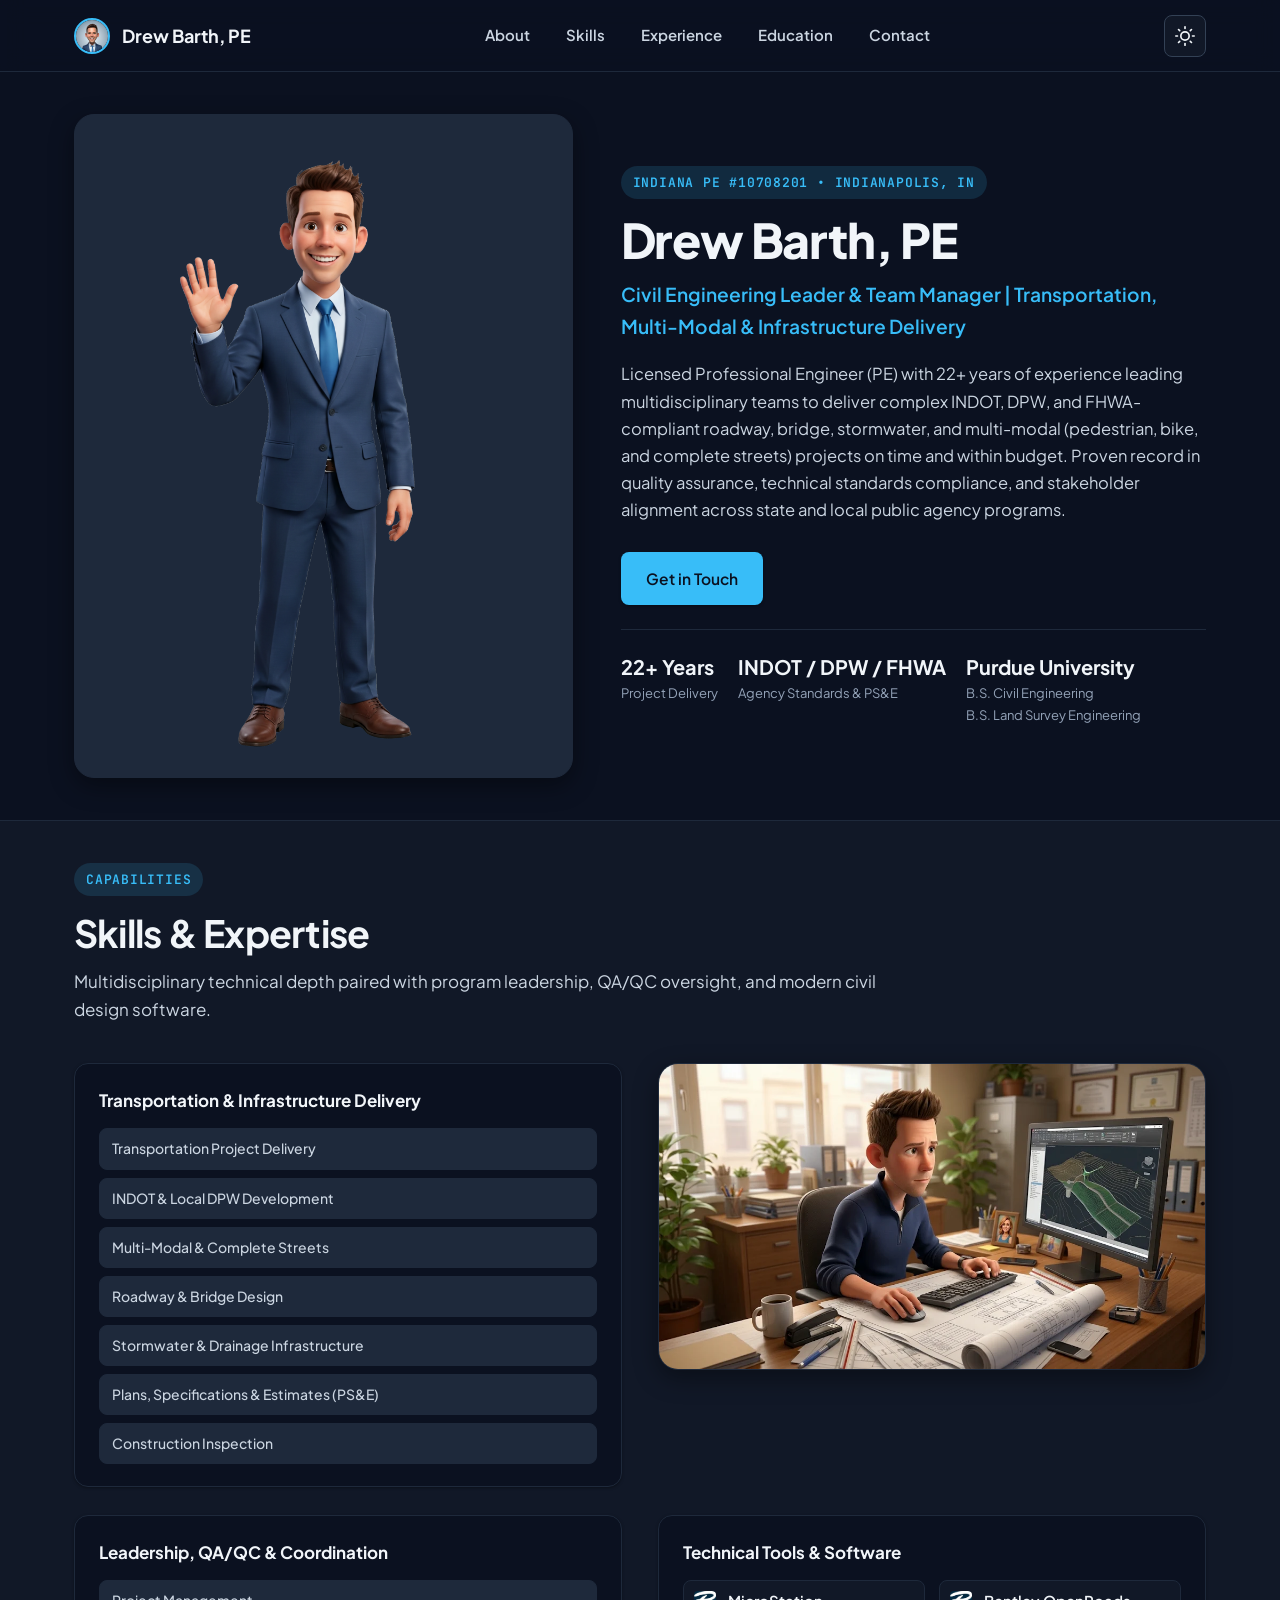
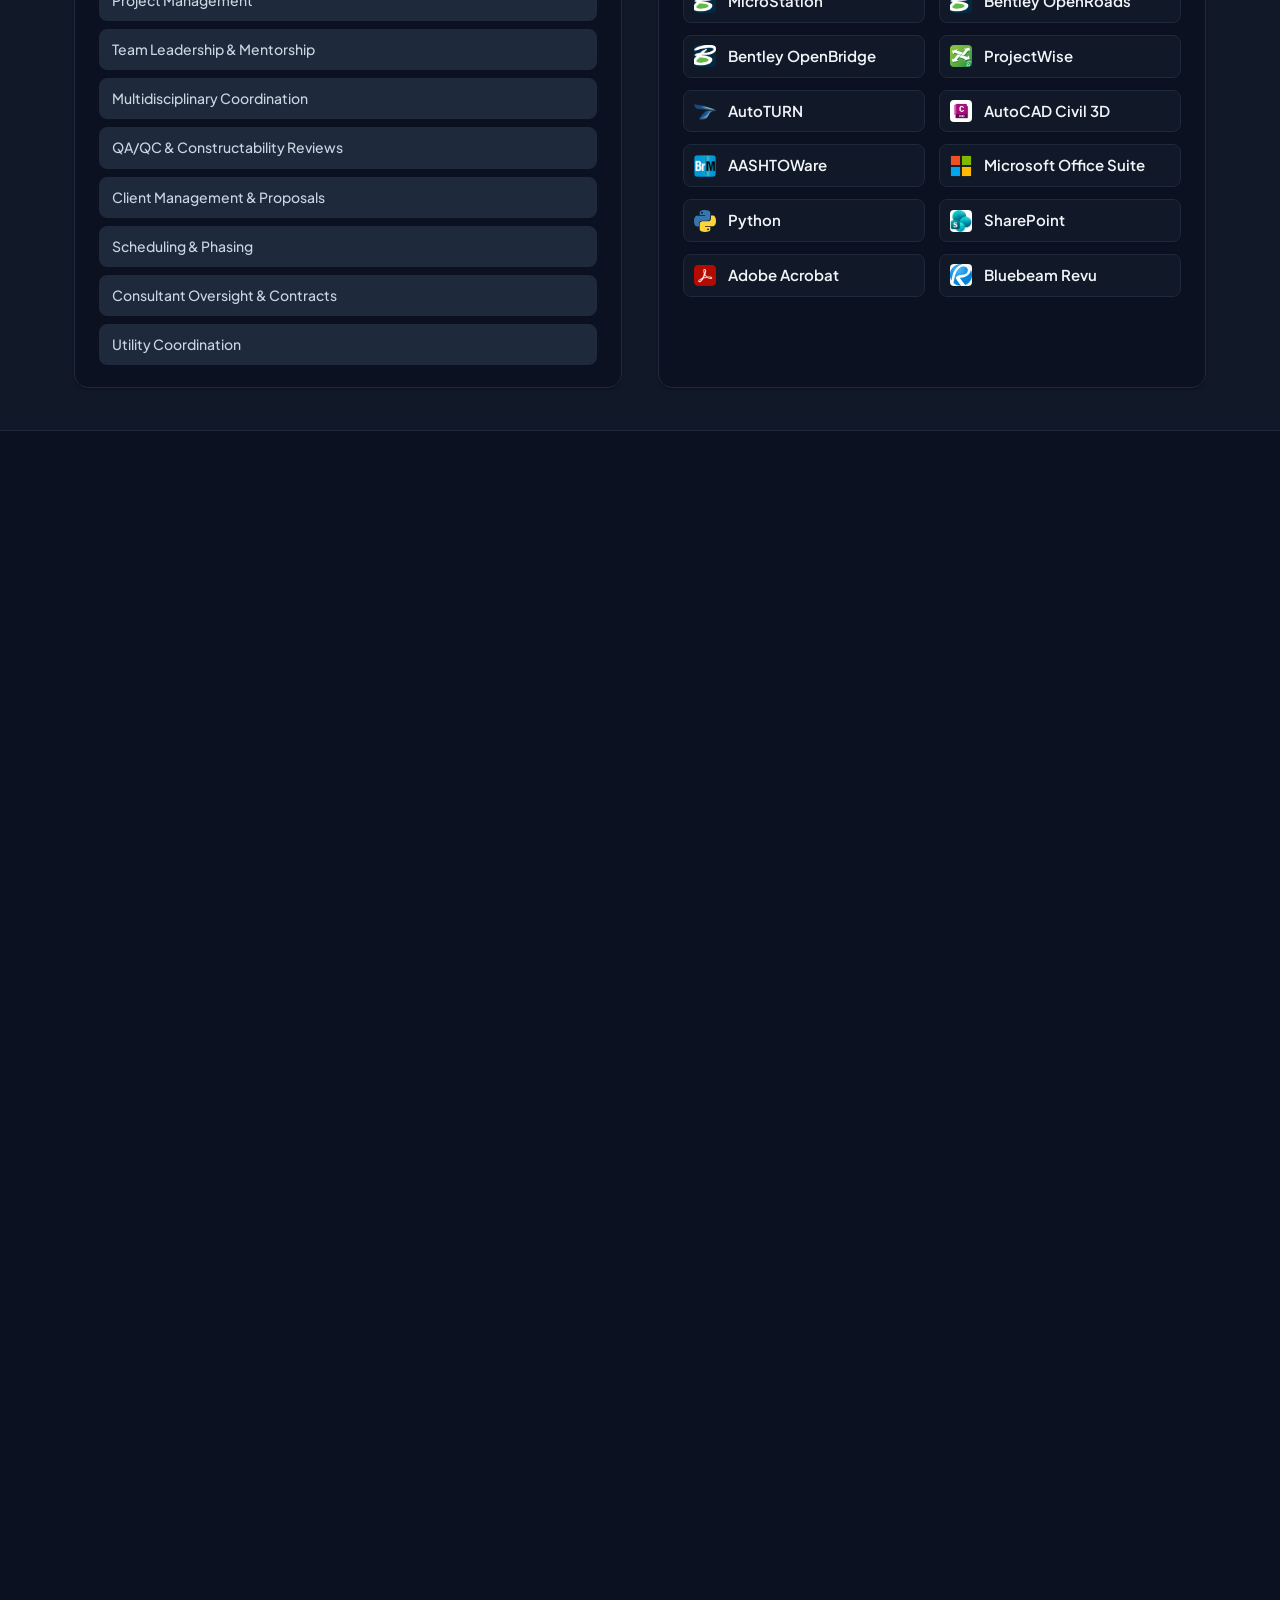
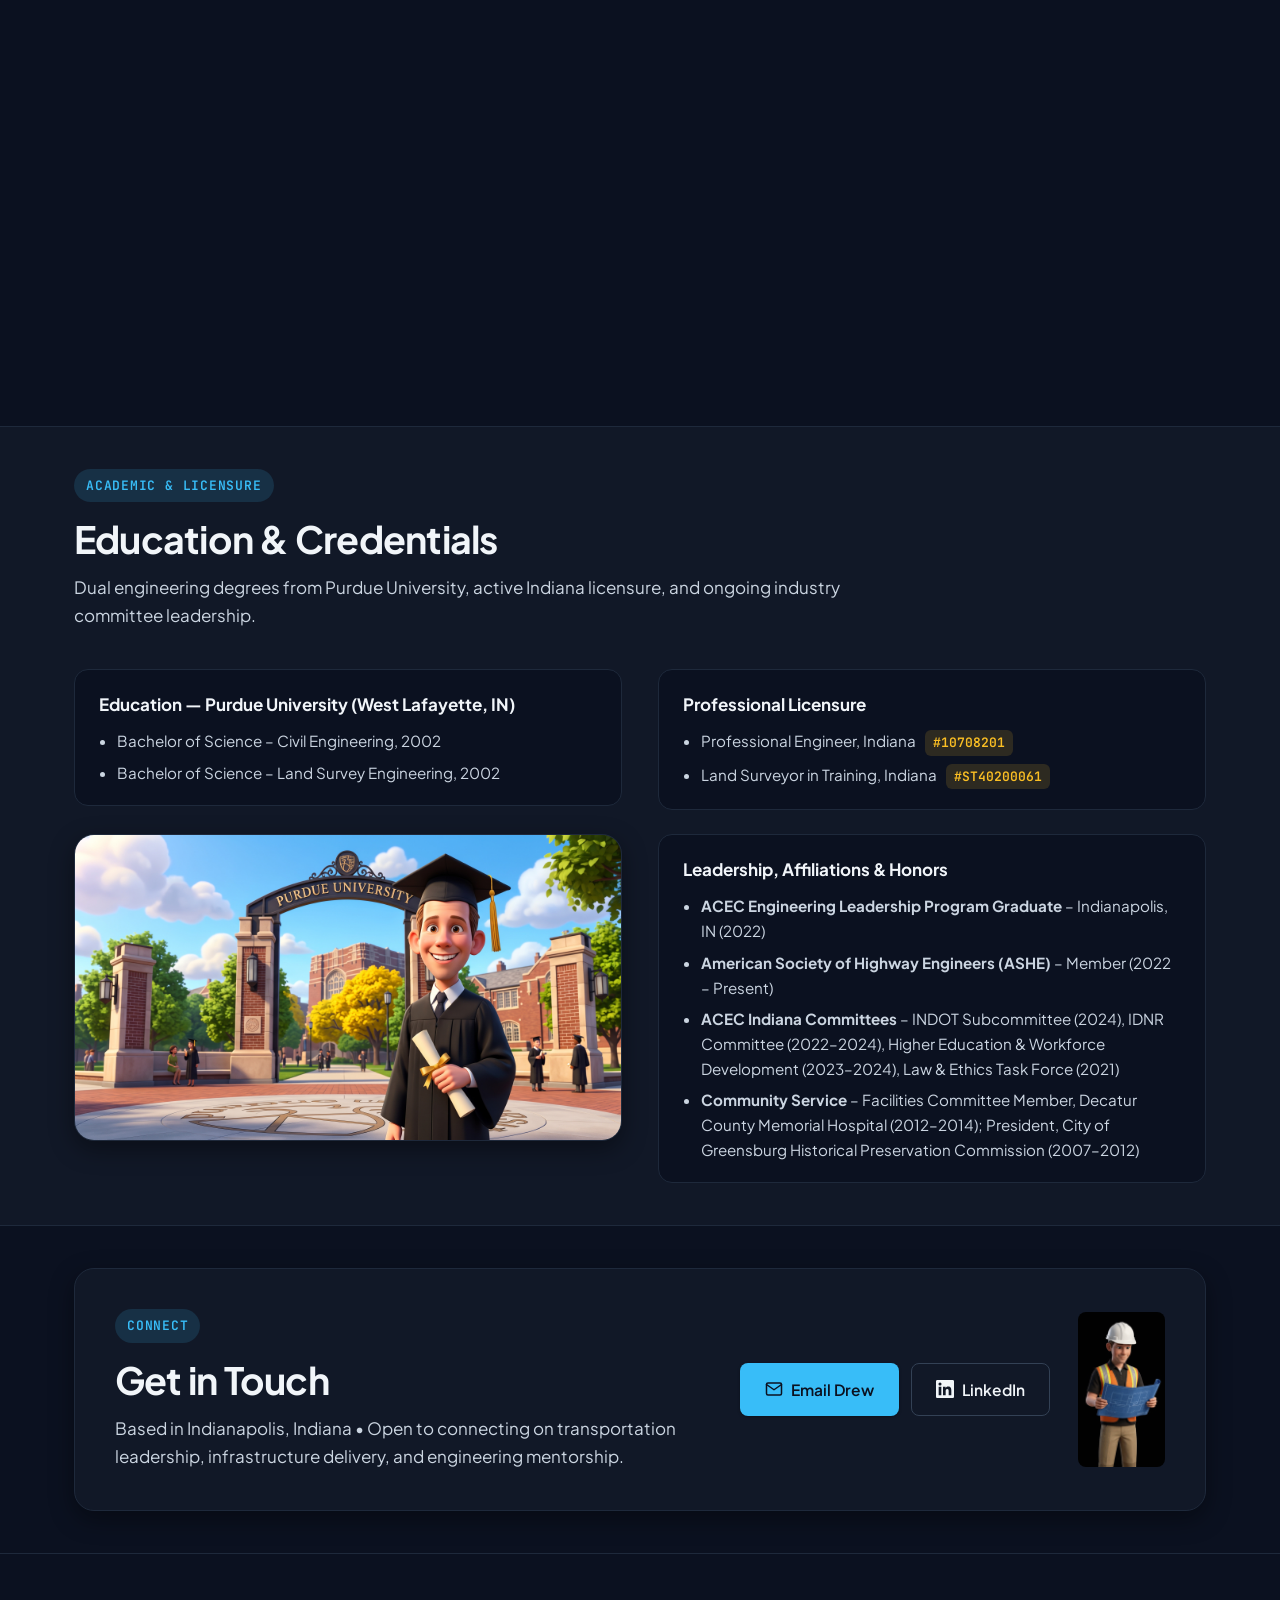
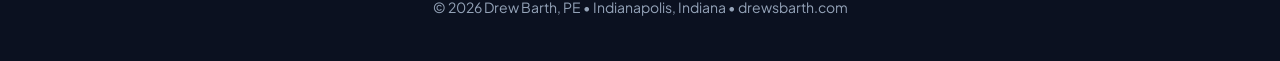
<file: index.html>
<!DOCTYPE html>
<html lang="en" data-theme="dark">

<head>
  <meta charset="UTF-8">
  <meta name="viewport" content="width=device-width, initial-scale=1.0">
  <meta name="description" content="Drew Barth, PE — Civil Engineering Leader & Team Manager with 22+ years of experience delivering INDOT, DPW, and FHWA-compliant transportation, bridge, stormwater, and multi-modal infrastructure projects.">
  <title>Drew Barth, PE | Civil Engineering Leader &amp; Team Manager</title>
  <link rel="icon" type="image/png" href="./assets/images/favicon.png">
  <link rel="preconnect" href="https://fonts.googleapis.com">
  <link rel="preconnect" href="https://fonts.gstatic.com" crossorigin>
  <link href="https://fonts.googleapis.com/css2?family=Inter:wght@400;500;600;700&family=JetBrains+Mono:wght@500;600&family=Plus+Jakarta+Sans:wght@600;700;800&display=swap" rel="stylesheet">
  <script>
    (function () {
      var saved = localStorage.getItem('drew-barth-theme');
      var theme = (saved === 'light') ? 'light' : 'dark';
      document.documentElement.setAttribute('data-theme', theme);
    })();
  </script>
  <link rel="stylesheet" href="./css/styles.css">
  <script src="./js/main.js" defer></script>
</head>

<body>
  <a class="skip-link" href="#main-content">Skip to main content</a>

  <!-- Sticky Navigation Bar -->
  <header class="site-header">
    <div class="container nav-inner">
      <a class="brand" href="#about">
        <img class="brand-avatar" src="./assets/images/Drew_Avatar.png" alt="Drew Barth avatar" width="36" height="36">
        <span>Drew Barth, PE</span>
      </a>

      <nav aria-label="Primary navigation">
        <ul class="nav-links">
          <li><a href="#about">About</a></li>
          <li><a href="#skills">Skills</a></li>
          <li><a href="#experience">Experience</a></li>
          <li><a href="#education">Education</a></li>
          <li><a href="#contact">Contact</a></li>
        </ul>
      </nav>

      <div class="nav-actions">
        <button id="theme-toggle" class="icon-btn" type="button" aria-label="Toggle color theme" aria-pressed="false">
          <svg id="icon-sun" width="20" height="20" viewBox="0 0 24 24" fill="none" stroke="currentColor" stroke-width="2" stroke-linecap="round" stroke-linejoin="round" aria-hidden="true">
            <circle cx="12" cy="12" r="5"></circle>
            <line x1="12" y1="1" x2="12" y2="3"></line>
            <line x1="12" y1="21" x2="12" y2="23"></line>
            <line x1="4.22" y1="4.22" x2="5.64" y2="5.64"></line>
            <line x1="18.36" y1="18.36" x2="19.78" y2="19.78"></line>
            <line x1="1" y1="12" x2="3" y2="12"></line>
            <line x1="21" y1="12" x2="23" y2="12"></line>
            <line x1="4.22" y1="19.78" x2="5.64" y2="18.36"></line>
            <line x1="18.36" y1="5.64" x2="19.78" y2="4.22"></line>
          </svg>
          <svg id="icon-moon" width="20" height="20" viewBox="0 0 24 24" fill="none" stroke="currentColor" stroke-width="2" stroke-linecap="round" stroke-linejoin="round" aria-hidden="true">
            <path d="M21 12.79A9 9 0 1 1 11.21 3 7 7 0 0 0 21 12.79z"></path>
          </svg>
        </button>

        <button id="menu-toggle" class="icon-btn menu-toggle" type="button" aria-label="Open navigation menu" aria-expanded="false" aria-controls="mobile-drawer">
          <svg width="22" height="22" viewBox="0 0 24 24" fill="none" stroke="currentColor" stroke-width="2" stroke-linecap="round" aria-hidden="true">
            <line x1="3" y1="6" x2="21" y2="6"></line>
            <line x1="3" y1="12" x2="21" y2="12"></line>
            <line x1="3" y1="18" x2="21" y2="18"></line>
          </svg>
        </button>
      </div>
    </div>

    <div id="mobile-drawer" class="mobile-drawer" aria-hidden="true">
      <ul>
        <li><a href="#about">About</a></li>
        <li><a href="#skills">Skills</a></li>
        <li><a href="#experience">Experience</a></li>
        <li><a href="#education">Education</a></li>
        <li><a href="#contact">Contact</a></li>
      </ul>
    </div>
  </header>

  <main id="main-content">
    <!-- Hero / About Section -->
    <section id="about" class="section">
      <div class="container two-col two-col--hero">
        <div class="media-frame reveal">
          <img src="./assets/images/Drew_Suit.png" alt="Portrait of Drew Barth, PE in a suit" width="800" height="1000">
        </div>

        <div class="reveal">
          <span class="eyebrow">Indiana PE #10708201 &bull; Indianapolis, IN</span>
          <h1 class="hero-title">Drew Barth, PE</h1>
          <p class="hero-subtitle">Civil Engineering Leader &amp; Team Manager | Transportation, Multi-Modal &amp; Infrastructure Delivery</p>
          <p class="hero-summary">
            Licensed Professional Engineer (PE) with 22+ years of experience leading multidisciplinary teams to deliver complex INDOT, DPW, and FHWA-compliant roadway, bridge, stormwater, and multi-modal (pedestrian, bike, and complete streets) projects on time and within budget. Proven record in quality assurance, technical standards compliance, and stakeholder alignment across state and local public agency programs.
          </p>

          <div class="btn-group">
            <a class="btn btn-primary" href="#contact">Get in Touch</a>
          </div>

          <div class="hero-stats">
            <div class="stat-item">
              <span class="stat-value">22+ Years</span>
              <span class="stat-label">Project Delivery</span>
            </div>
            <div class="stat-item">
              <span class="stat-value">INDOT / DPW / FHWA</span>
              <span class="stat-label">Agency Standards &amp; PS&amp;E</span>
            </div>
            <div class="stat-item">
              <span class="stat-value">Purdue University</span>
              <span class="stat-label">B.S. Civil Engineering<br>B.S. Land Survey Engineering</span>
            </div>
          </div>
        </div>
      </div>
    </section>

    <!-- Skills & Expertise Section -->
    <section id="skills" class="section section--alt">
      <div class="container">
        <div class="section-header reveal">
          <span class="eyebrow">Capabilities</span>
          <h2 class="section-title">Skills &amp; Expertise</h2>
          <p class="section-lead">Multidisciplinary technical depth paired with program leadership, QA/QC oversight, and modern civil design software.</p>
        </div>

        <div class="skills-grid">
          <div class="skill-group skills-cell--trans reveal">
            <h3>Transportation &amp; Infrastructure Delivery</h3>
            <ul class="tag-list tag-list--single">
              <li>Transportation Project Delivery</li>
              <li>INDOT &amp; Local DPW Development</li>
              <li>Multi-Modal &amp; Complete Streets</li>
              <li>Roadway &amp; Bridge Design</li>
              <li>Stormwater &amp; Drainage Infrastructure</li>
              <li>Plans, Specifications &amp; Estimates (PS&amp;E)</li>
              <li>Construction Inspection</li>
            </ul>
          </div>

          <div class="media-frame skills-cell--photo reveal">
            <img src="./assets/images/Drew_Skills.webp" alt="Drew Barth engineering design and technical skills showcase" width="900" height="750">
          </div>

          <div class="skill-group skills-cell--lead reveal">
            <h3>Leadership, QA/QC &amp; Coordination</h3>
            <ul class="tag-list tag-list--single">
              <li>Project Management</li>
              <li>Team Leadership &amp; Mentorship</li>
              <li>Multidisciplinary Coordination</li>
              <li>QA/QC &amp; Constructability Reviews</li>
              <li>Client Management &amp; Proposals</li>
              <li>Scheduling &amp; Phasing</li>
              <li>Consultant Oversight &amp; Contracts</li>
              <li>Utility Coordination</li>
            </ul>
          </div>

          <div class="skill-group skills-cell--tools reveal">
            <h3>Technical Tools &amp; Software</h3>
            <ul class="tools-list">
              <li>
                <img class="tool-icon" src="./assets/icons/Bentley.jpg" alt="Bentley MicroStation logo" width="22" height="22">
                <span>MicroStation</span>
              </li>
              <li>
                <img class="tool-icon" src="./assets/icons/Bentley.jpg" alt="Bentley OpenRoads logo" width="22" height="22">
                <span>Bentley OpenRoads</span>
              </li>
              <li>
                <img class="tool-icon" src="./assets/icons/Bentley.jpg" alt="Bentley OpenBridge logo" width="22" height="22">
                <span>Bentley OpenBridge</span>
              </li>
              <li>
                <img class="tool-icon" src="./assets/icons/ProjectWise.jpg?v=2" alt="Bentley ProjectWise logo" width="22" height="22">
                <span>ProjectWise</span>
              </li>
              <li>
                <img class="tool-icon" src="./assets/icons/AutoTurn.png" alt="AutoTURN logo" width="22" height="22">
                <span>AutoTURN</span>
              </li>
              <li>
                <img class="tool-icon" src="./assets/icons/Civil_3D.png" alt="AutoCAD Civil 3D logo" width="22" height="22">
                <span>AutoCAD Civil 3D</span>
              </li>
              <li>
                <img class="tool-icon" src="./assets/icons/ASHTO.png" alt="AASHTOWare logo" width="22" height="22">
                <span>AASHTOWare</span>
              </li>
              <li>
                <img class="tool-icon" src="./assets/icons/microsoft.svg" alt="Microsoft Office Suite logo" width="22" height="22">
                <span>Microsoft Office Suite</span>
              </li>
              <li>
                <img class="tool-icon" src="./assets/icons/python.svg" alt="Python logo" width="22" height="22">
                <span>Python</span>
              </li>
              <li>
                <img class="tool-icon" src="./assets/icons/SharePoint.png" alt="Microsoft SharePoint logo" width="22" height="22">
                <span>SharePoint</span>
              </li>
              <li>
                <img class="tool-icon" src="./assets/icons/Adobe.jpg" alt="Adobe Acrobat logo" width="22" height="22">
                <span>Adobe Acrobat</span>
              </li>
              <li>
                <img class="tool-icon" src="./assets/icons/Bluebeam.png" alt="Bluebeam Revu logo" width="22" height="22">
                <span>Bluebeam Revu</span>
              </li>
            </ul>
          </div>
        </div>
      </div>
    </section>

    <!-- Career & Experience Section -->
    <section id="experience" class="section">
      <div class="container">
        <div class="section-header reveal">
          <span class="eyebrow">Career Track</span>
          <h2 class="section-title">Career &amp; Experience</h2>
          <p class="section-lead">Over two decades of progressive leadership across firm operations, design group management, and public-agency transportation delivery.</p>
        </div>

        <div class="experience-columns">
          <div class="experience-col">
            <article class="exp-card reveal">
              <div class="exp-meta">
                <h3 class="exp-company">RS&amp;H, Inc.</h3>
                <span class="exp-dates">Sep 2026 &ndash; Nov 2026</span>
              </div>
              <p class="exp-role">Indianapolis Highway Project Manager &bull; Indianapolis, IN</p>
              <ul class="exp-bullets">
                <li>Partnered with senior leadership to identify opportunities in the Indiana market and formulated standardized QA/QC frameworks for complex facility access and parking infrastructure.</li>
                <li>Collaborated with the RS&amp;H Illinois structural team on QA/QC reviews and supported accelerated delivery (DB, PDB, CMGC), junior staff mentorship, and proposals.</li>
              </ul>
            </article>

            <div class="slider-card reveal">
              <h4 class="slider-card-title">Franklin County Bridges 110 &amp; 111</h4>
              <p class="slider-card-caption">3D Bridge Visualization &rarr; Completed Construction</p>
              <div class="compare-slider" role="slider" tabindex="0" aria-label="Franklin County Bridges 110 and 111 before and after comparison" aria-valuemin="0" aria-valuemax="100" aria-valuenow="50">
                <img class="compare-img compare-img--after" src="./assets/images/Final%20110%20%26%20111.jpg" alt="Completed Franklin County Bridges 110 and 111 construction photo">
                <img class="compare-img compare-img--before" src="./assets/images/3D_Bridge%20110%20%26%20111.jpg" alt="3D concept model of Franklin County Bridges 110 and 111">
                <span class="compare-label compare-label--before">3D Concept</span>
                <span class="compare-label compare-label--after">Completed Project</span>
                <div class="compare-divider" aria-hidden="true"></div>
                <div class="compare-handle" aria-hidden="true">
                  <svg width="20" height="20" viewBox="0 0 24 24" fill="none" stroke="currentColor" stroke-width="2.5" stroke-linecap="round" stroke-linejoin="round">
                    <polyline points="15 18 9 12 15 6"></polyline>
                  </svg>
                  <svg width="20" height="20" viewBox="0 0 24 24" fill="none" stroke="currentColor" stroke-width="2.5" stroke-linecap="round" stroke-linejoin="round" style="margin-left:-8px">
                    <polyline points="9 18 15 12 9 6"></polyline>
                  </svg>
                </div>
              </div>
            </div>

            <article class="exp-card reveal">
              <div class="exp-meta">
                <h3 class="exp-company">Landwater Group, Inc.</h3>
                <span class="exp-dates">Jan 2014 &ndash; Sep 2018</span>
              </div>
              <p class="exp-role">Vice President &bull; Columbus, IN</p>
              <ul class="exp-bullets">
                <li>Directed operational, financial, and project delivery activities for roadway, bridge, and site development civil engineering projects.</li>
                <li>Developed project budgets, cost estimates, and proposals to drive firm growth and represented the firm in pre-construction and progress meetings.</li>
              </ul>
            </article>

            <article class="exp-card reveal">
              <div class="exp-meta">
                <h3 class="exp-company">Howard J. Barth &amp; Associates, Inc.</h3>
                <span class="exp-dates">Sep 2003 &ndash; Dec 2013</span>
              </div>
              <p class="exp-role">President / Project Engineer &bull; Greensburg, IN</p>
              <ul class="exp-bullets">
                <li>Managed firm operations, project execution, and financial performance, leading to a successful merger in 2014.</li>
                <li>Directed roadway, bridge, and commercial development design, cost estimating, construction inspection, and staff mentorship.</li>
              </ul>
            </article>
          </div>

          <div class="experience-col">
            <article class="exp-card reveal">
              <div class="exp-meta">
                <h3 class="exp-company">Infrastructure Engineering, Inc.</h3>
                <span class="exp-dates">May 2020 &ndash; Jan 2025</span>
              </div>
              <p class="exp-role">Senior Project Engineer / Design Group Manager / Project Manager &bull; Indianapolis, IN</p>
              <ul class="exp-bullets">
                <li>Managed multidisciplinary teams delivering INDOT and local agency transportation, bridge, and stormwater projects from preliminary engineering through final PS&amp;E approval.</li>
                <li>Conducted thorough QA/QC and constructability reviews on plans, specifications, and engineers' estimates to prevent costly change orders while serving as primary client liaison.</li>
              </ul>
            </article>

            <article class="exp-card reveal">
              <div class="exp-meta">
                <h3 class="exp-company">DLZ Corporation</h3>
                <span class="exp-dates">Sep 2018 &ndash; May 2020</span>
              </div>
              <p class="exp-role">Project Manager &bull; Indianapolis, IN</p>
              <ul class="exp-bullets">
                <li>Led transportation design projects through INDOT/LPA/MPO project development processes to advance federally funded improvements through construction authorization.</li>
                <li>Managed scope, schedule, budget, constructability input, and QA/QC oversight while maintaining high client satisfaction.</li>
              </ul>
            </article>

            <div class="slider-card reveal">
              <h4 class="slider-card-title">Collier Ridge Road Slide Correction &amp; Roadway Improvements</h4>
              <p class="slider-card-caption">3D Corridor Concept &rarr; Completed Construction</p>
              <div class="compare-slider" role="slider" tabindex="0" aria-label="Collier Ridge Road Slide Correction and Roadway Improvements before and after comparison" aria-valuemin="0" aria-valuemax="100" aria-valuenow="50">
                <img class="compare-img compare-img--after" src="./assets/images/Final%20Collier%20Ridge.JPG" alt="Completed Collier Ridge Road Slide Correction and Roadway Improvements construction photo">
                <img class="compare-img compare-img--before" src="./assets/images/3D_Collier%20Ridge.jpg" alt="3D concept model of Collier Ridge Road Slide Correction and Roadway Improvements">
                <span class="compare-label compare-label--before">3D Concept</span>
                <span class="compare-label compare-label--after">Completed Project</span>
                <div class="compare-divider" aria-hidden="true"></div>
                <div class="compare-handle" aria-hidden="true">
                  <svg width="20" height="20" viewBox="0 0 24 24" fill="none" stroke="currentColor" stroke-width="2.5" stroke-linecap="round" stroke-linejoin="round">
                    <polyline points="15 18 9 12 15 6"></polyline>
                  </svg>
                  <svg width="20" height="20" viewBox="0 0 24 24" fill="none" stroke="currentColor" stroke-width="2.5" stroke-linecap="round" stroke-linejoin="round" style="margin-left:-8px">
                    <polyline points="9 18 15 12 9 6"></polyline>
                  </svg>
                </div>
              </div>
            </div>

            <article class="exp-card reveal">
              <div class="exp-meta">
                <h3 class="exp-company">Dynasty Group, Inc.</h3>
                <span class="exp-dates">Sep 2002 &ndash; Aug 2003</span>
              </div>
              <p class="exp-role">Intern Engineer &bull; Chicago, IL</p>
              <ul class="exp-bullets">
                <li>Conducted field data collection and survey layout using Total Station, GPS, and 3D scanning.</li>
                <li>Processed survey data and prepared construction staking documentation.</li>
              </ul>
            </article>
          </div>
        </div>
      </div>
    </section>

    <!-- Education & Credentials Section -->
    <section id="education" class="section section--alt">
      <div class="container">
        <div class="section-header reveal">
          <span class="eyebrow">Academic &amp; Licensure</span>
          <h2 class="section-title">Education &amp; Credentials</h2>
          <p class="section-lead">Dual engineering degrees from Purdue University, active Indiana licensure, and ongoing industry committee leadership.</p>
        </div>

        <div class="education-columns">
          <div class="cred-card edu-cell--purdue reveal">
            <h3>Education &mdash; Purdue University (West Lafayette, IN)</h3>
            <ul>
              <li>Bachelor of Science &ndash; Civil Engineering, 2002</li>
              <li>Bachelor of Science &ndash; Land Survey Engineering, 2002</li>
            </ul>
          </div>

          <div class="cred-card edu-cell--licensure reveal">
            <h3>Professional Licensure</h3>
            <ul>
              <li>Professional Engineer, Indiana <span class="license-badge">#10708201</span></li>
              <li>Land Surveyor in Training, Indiana <span class="license-badge">#ST40200061</span></li>
            </ul>
          </div>

          <div class="media-frame edu-cell--photo reveal">
            <img src="./assets/images/Drew_Graduation.jpg" alt="Drew Barth Purdue University graduation" width="800" height="900">
          </div>

          <div class="cred-card edu-cell--honors reveal">
            <h3>Leadership, Affiliations &amp; Honors</h3>
            <ul>
              <li><strong>ACEC Engineering Leadership Program Graduate</strong> &ndash; Indianapolis, IN (2022)</li>
              <li><strong>American Society of Highway Engineers (ASHE)</strong> &ndash; Member (2022 &ndash; Present)</li>
              <li><strong>ACEC Indiana Committees</strong> &ndash; INDOT Subcommittee (2024), IDNR Committee (2022&ndash;2024), Higher Education &amp; Workforce Development (2023&ndash;2024), Law &amp; Ethics Task Force (2021)</li>
              <li><strong>Community Service</strong> &ndash; Facilities Committee Member, Decatur County Memorial Hospital (2012&ndash;2014); President, City of Greensburg Historical Preservation Commission (2007&ndash;2012)</li>
            </ul>
          </div>
        </div>
      </div>
    </section>

    <!-- Contact Section -->
    <section id="contact" class="section">
      <div class="container">
        <div class="contact-box reveal">
          <div class="contact-left">
            <div class="contact-copy">
              <span class="eyebrow">Connect</span>
              <h2 class="section-title">Get in Touch</h2>
              <p class="section-lead">Based in Indianapolis, Indiana &bull; Open to connecting on transportation leadership, infrastructure delivery, and engineering mentorship.</p>
            </div>

            <div class="contact-links">
              <a class="btn btn-primary" href="mailto:dbarth817@gmail.com?subject=Portfolio%20Inquiry">
                <svg width="18" height="18" viewBox="0 0 24 24" fill="none" stroke="currentColor" stroke-width="2" stroke-linecap="round" stroke-linejoin="round" aria-hidden="true">
                  <path d="M4 4h16c1.1 0 2 .9 2 2v12c0 1.1-.9 2-2 2H4c-1.1 0-2-.9-2-2V6c0-1.1.9-2 2-2z"></path>
                  <polyline points="22,6 12,13 2,6"></polyline>
                </svg>
                Email Drew
              </a>

              <a class="btn btn-secondary" href="https://www.linkedin.com/in/drew-barth-pe/" target="_blank" rel="noopener noreferrer">
                <svg width="18" height="18" viewBox="0 0 24 24" fill="currentColor" aria-hidden="true">
                  <path d="M20.447 20.452h-3.554v-5.569c0-1.328-.027-3.037-1.852-3.037-1.853 0-2.136 1.445-2.136 2.939v5.667H9.351V9h3.414v1.561h.046c.477-.9 1.637-1.85 3.37-1.85 3.601 0 4.267 2.37 4.267 5.455v6.286zM5.337 7.433a2.062 2.062 0 0 1-2.063-2.065 2.064 2.064 0 1 1 2.063 2.065zm1.782 13.019H3.555V9h3.564v11.452zM22.225 0H1.771C.792 0 0 .774 0 1.729v20.542C0 23.227.792 24 1.771 24h20.451C23.2 24 24 23.227 24 22.271V1.729C24 .774 23.2 0 22.222 0h.003z"/>
                </svg>
                LinkedIn
              </a>
            </div>
          </div>

          <img class="contact-gif" src="./assets/images/Drew_Construction.gif" alt="Drew Barth construction animation" width="155" height="155">
        </div>
      </div>
    </section>
  </main>

  <footer class="site-footer">
    <div class="container">
      <p>&copy; 2026 Drew Barth, PE &bull; Indianapolis, Indiana &bull; drewsbarth.com</p>
    </div>
  </footer>
</body>

</html>
</file>
<file: css/styles.css>
/* ==========================================================================
   Drew Barth, PE — Portfolio Stylesheet
   Zero-build modular CSS3 with Light/Dark themes & WCAG AA contrast
   ========================================================================== */

:root {
  /* Light Theme Tokens */
  --bg-primary: #f8fafc;
  --bg-secondary: #ffffff;
  --bg-elevated: #f1f5f9;
  --bg-header: rgba(248, 250, 252, 0.88);
  --text-primary: #0f172a;
  --text-secondary: #334155;
  --text-muted: #475569;
  --accent: #1d4ed8;
  --accent-hover: #1e40af;
  --accent-soft: rgba(29, 78, 216, 0.1);
  --highlight: #b45309;
  --highlight-soft: rgba(180, 83, 9, 0.12);
  --border: #e2e8f0;
  --border-strong: #cbd5e1;
  --shadow-sm: 0 1px 3px rgba(15, 23, 42, 0.08);
  --shadow-md: 0 8px 24px rgba(15, 23, 42, 0.08);
  --shadow-lg: 0 16px 40px rgba(15, 23, 42, 0.12);
  --slider-divider: #ffffff;
  --slider-label-bg: rgba(15, 23, 42, 0.82);
  --slider-label-text: #f8fafc;

  /* Typography & Spacing */
  --font-sans: 'Plus Jakarta Sans', 'Inter', -apple-system, BlinkMacSystemFont, 'Segoe UI', Roboto, sans-serif;
  --font-mono: 'JetBrains Mono', ui-monospace, SFMono-Regular, Menlo, Consolas, monospace;
  --radius-sm: 8px;
  --radius-md: 14px;
  --radius-lg: 20px;
  --container-max: 1180px;
  --nav-height: 72px;
  --transition: 0.25s cubic-bezier(0.4, 0, 0.2, 1);
}

[data-theme="dark"] {
  --bg-primary: #0b1120;
  --bg-secondary: #111827;
  --bg-elevated: #1e293b;
  --bg-header: rgba(11, 17, 32, 0.88);
  --text-primary: #f1f5f9;
  --text-secondary: #cbd5e1;
  --text-muted: #94a3b8;
  --accent: #38bdf8;
  --accent-hover: #7dd3fc;
  --accent-soft: rgba(56, 189, 248, 0.14);
  --highlight: #fbbf24;
  --highlight-soft: rgba(251, 191, 36, 0.14);
  --border: #1e293b;
  --border-strong: #334155;
  --shadow-sm: 0 1px 3px rgba(0, 0, 0, 0.35);
  --shadow-md: 0 8px 24px rgba(0, 0, 0, 0.4);
  --shadow-lg: 0 16px 40px rgba(0, 0, 0, 0.55);
  --slider-divider: #f8fafc;
  --slider-label-bg: rgba(15, 23, 42, 0.88);
  --slider-label-text: #f8fafc;
}

/* Reset & Base */
*, *::before, *::after {
  box-sizing: border-box;
}

html {
  scroll-behavior: smooth;
  scroll-padding-top: calc(var(--nav-height) + 16px);
  overflow-x: clip;
}

body {
  margin: 0;
  font-family: var(--font-sans);
  background-color: var(--bg-primary);
  color: var(--text-primary);
  line-height: 1.65;
  -webkit-font-smoothing: antialiased;
  overflow-x: clip;
  transition: background-color var(--transition), color var(--transition);
}

img {
  display: block;
  max-width: 100%;
  height: auto;
}

a {
  color: var(--accent);
  text-decoration: none;
  transition: color var(--transition);
}

a:hover {
  color: var(--accent-hover);
}

:focus-visible {
  outline: 3px solid var(--accent);
  outline-offset: 3px;
  border-radius: 4px;
}

.sr-only {
  position: absolute;
  width: 1px;
  height: 1px;
  padding: 0;
  margin: -1px;
  overflow: hidden;
  clip: rect(0, 0, 0, 0);
  white-space: nowrap;
  border: 0;
}

.skip-link {
  position: absolute;
  top: -100px;
  left: 16px;
  z-index: 1000;
  background: var(--accent);
  color: #ffffff;
  padding: 10px 18px;
  border-radius: var(--radius-sm);
  font-weight: 600;
}

.skip-link:focus {
  top: 16px;
}

[data-theme="dark"] .skip-link {
  color: #0b1120;
}

.container {
  width: 100%;
  max-width: var(--container-max);
  margin: 0 auto;
  padding: 0 24px;
}

.section {
  padding: 42px 0;
}

.section--alt {
  background-color: var(--bg-secondary);
  border-top: 1px solid var(--border);
  border-bottom: 1px solid var(--border);
}

.section-header {
  margin-bottom: 40px;
}

.eyebrow {
  display: inline-flex;
  align-items: center;
  gap: 8px;
  font-family: var(--font-mono);
  font-size: 0.8125rem;
  font-weight: 600;
  letter-spacing: 0.06em;
  text-transform: uppercase;
  color: var(--accent);
  background: var(--accent-soft);
  padding: 6px 12px;
  border-radius: 999px;
  margin-bottom: 14px;
}

.section-title {
  margin: 0 0 12px;
  font-size: clamp(1.75rem, 3vw, 2.35rem);
  font-weight: 700;
  line-height: 1.2;
  letter-spacing: -0.02em;
  color: var(--text-primary);
}

.section-lead {
  margin: 0;
  font-size: 1.0625rem;
  color: var(--text-secondary);
  max-width: 68ch;
}

/* ==========================================================================
   Sticky Navigation
   ========================================================================== */
.site-header {
  position: sticky;
  top: 0;
  z-index: 100;
  height: var(--nav-height);
  background: var(--bg-header);
  backdrop-filter: blur(12px);
  -webkit-backdrop-filter: blur(12px);
  border-bottom: 1px solid var(--border);
}

.nav-inner {
  display: flex;
  align-items: center;
  justify-content: space-between;
  height: 100%;
  gap: 16px;
}

.brand {
  display: inline-flex;
  align-items: center;
  gap: 12px;
  font-weight: 700;
  font-size: 1.125rem;
  color: var(--text-primary);
  text-decoration: none;
  flex-shrink: 0;
}

.brand:hover {
  color: var(--accent);
}

.brand-avatar {
  width: 36px;
  height: 36px;
  border-radius: 50%;
  object-fit: cover;
  border: 2px solid var(--accent);
}

.nav-links {
  display: flex;
  align-items: center;
  gap: 8px;
  list-style: none;
  margin: 0;
  padding: 0;
}

.nav-links a {
  display: inline-block;
  padding: 8px 14px;
  font-size: 0.9375rem;
  font-weight: 600;
  color: var(--text-secondary);
  border-radius: var(--radius-sm);
}

.nav-links a:hover {
  color: var(--text-primary);
  background: var(--bg-elevated);
}

.nav-actions {
  display: flex;
  align-items: center;
  gap: 10px;
}

.icon-btn {
  display: inline-flex;
  align-items: center;
  justify-content: center;
  width: 42px;
  height: 42px;
  border-radius: var(--radius-sm);
  border: 1px solid var(--border-strong);
  background: var(--bg-secondary);
  color: var(--text-primary);
  cursor: pointer;
  transition: background-color var(--transition), border-color var(--transition);
}

.icon-btn:hover {
  background: var(--bg-elevated);
  border-color: var(--accent);
}

.menu-toggle {
  display: none;
}

/* Mobile Drawer */
.mobile-drawer {
  display: none;
  position: fixed;
  top: var(--nav-height);
  left: 0;
  right: 0;
  background: var(--bg-secondary);
  border-bottom: 1px solid var(--border);
  box-shadow: var(--shadow-lg);
  padding: 16px 24px 24px;
  z-index: 99;
}

.mobile-drawer.is-open {
  display: block;
}

.mobile-drawer ul {
  list-style: none;
  margin: 0;
  padding: 0;
  display: flex;
  flex-direction: column;
  gap: 6px;
}

.mobile-drawer a {
  display: block;
  padding: 12px 14px;
  font-size: 1rem;
  font-weight: 600;
  color: var(--text-primary);
  border-radius: var(--radius-sm);
}

.mobile-drawer a:hover {
  background: var(--bg-elevated);
  color: var(--accent);
}

/* ==========================================================================
   Buttons
   ========================================================================== */
.btn-group {
  display: flex;
  flex-wrap: wrap;
  gap: 14px;
  margin-top: 28px;
}

.btn {
  display: inline-flex;
  align-items: center;
  justify-content: center;
  gap: 8px;
  padding: 13px 24px;
  font-family: var(--font-sans);
  font-size: 0.96875rem;
  font-weight: 600;
  border-radius: var(--radius-sm);
  border: 1px solid transparent;
  cursor: pointer;
  text-decoration: none;
  transition: transform 0.15s ease, background-color var(--transition), border-color var(--transition), box-shadow var(--transition);
}

.btn:active {
  transform: translateY(1px);
}

.btn-primary {
  background: var(--accent);
  color: #ffffff;
  box-shadow: var(--shadow-sm);
}

.btn-primary:hover {
  background: var(--accent-hover);
  color: #ffffff;
  box-shadow: var(--shadow-md);
}

[data-theme="dark"] .btn-primary {
  color: #0b1120;
}

[data-theme="dark"] .btn-primary:hover {
  color: #0b1120;
}

.btn-secondary {
  background: var(--bg-secondary);
  color: var(--text-primary);
  border-color: var(--border-strong);
}

.btn-secondary:hover {
  background: var(--bg-elevated);
  border-color: var(--accent);
  color: var(--text-primary);
}

/* ==========================================================================
   Two-Column Grid Layouts
   ========================================================================== */
.two-col {
  display: grid;
  grid-template-columns: 1fr 1fr;
  gap: 48px;
  align-items: center;
}

.two-col--hero {
  grid-template-columns: 0.92fr 1.08fr;
}

.media-frame {
  position: relative;
  border-radius: var(--radius-lg);
  overflow: hidden;
  border: 1px solid var(--border);
  background: var(--bg-elevated);
  box-shadow: var(--shadow-md);
}

.media-frame img {
  width: 100%;
  height: auto;
  object-fit: cover;
}

.hero-title {
  margin: 0 0 12px;
  font-size: clamp(2.1rem, 4vw, 3rem);
  font-weight: 800;
  line-height: 1.12;
  letter-spacing: -0.025em;
  color: var(--text-primary);
}

.hero-subtitle {
  margin: 0 0 18px;
  font-size: 1.2rem;
  font-weight: 600;
  color: var(--accent);
}

.hero-summary {
  margin: 0;
  font-size: 1.03125rem;
  color: var(--text-secondary);
}

.hero-stats {
  display: flex;
  flex-wrap: wrap;
  gap: 20px;
  margin-top: 24px;
  padding-top: 20px;
  border-top: 1px solid var(--border);
}

.stat-item {
  display: flex;
  flex-direction: column;
}

.stat-value {
  font-size: 1.25rem;
  font-weight: 700;
  color: var(--text-primary);
}

.stat-label {
  font-size: 0.8125rem;
  color: var(--text-muted);
}

/* ==========================================================================
   Skills & Technical Tools
   ========================================================================== */
.skills-grid {
  display: grid;
  grid-template-columns: 1fr 1fr;
  gap: 28px 36px;
  align-items: stretch;
}

.skills-cell--photo {
  align-self: start;
}

.skill-group {
  background: var(--bg-primary);
  border: 1px solid var(--border);
  border-radius: var(--radius-md);
  padding: 22px 24px;
  box-shadow: var(--shadow-sm);
}

.skill-group h3 {
  margin: 0 0 14px;
  font-size: 1.0625rem;
  font-weight: 700;
  color: var(--text-primary);
}

.tag-list {
  display: flex;
  flex-wrap: wrap;
  gap: 8px;
  list-style: none;
  margin: 0;
  padding: 0;
}

.tag-list li {
  font-size: 0.875rem;
  font-weight: 500;
  color: var(--text-secondary);
  background: var(--bg-elevated);
  border: 1px solid var(--border);
  padding: 6px 12px;
  border-radius: 999px;
}

.tag-list--single {
  flex-direction: column;
  flex-wrap: nowrap;
  gap: 8px;
}

.tag-list--single li {
  border-radius: var(--radius-sm);
  padding: 8px 12px;
}

/* Custom Icon-Bulleted Technical Tools List */
.tools-list {
  list-style: none;
  margin: 0;
  padding: 0;
  display: grid;
  grid-template-columns: repeat(2, 1fr);
  gap: 12px 14px;
}

.tools-list li {
  display: flex;
  align-items: center;
  gap: 12px;
  font-size: 0.9375rem;
  font-weight: 600;
  color: var(--text-primary);
  padding: 8px 10px;
  border-radius: var(--radius-sm);
  background: var(--bg-secondary);
  border: 1px solid var(--border);
}

.tool-icon {
  width: 22px;
  height: 22px;
  flex-shrink: 0;
  object-fit: contain;
  border-radius: 4px;
}

/* ==========================================================================
   Experience Timeline & Inline Before/After Comparison Sliders
   ========================================================================== */
.experience-columns {
  display: grid;
  grid-template-columns: 1fr 1fr;
  gap: 24px;
  align-items: stretch;
}

.experience-col {
  display: flex;
  flex-direction: column;
  gap: 24px;
  height: 100%;
}

.experience-col > .exp-card:last-child {
  flex: 1;
}

.exp-card {
  background: var(--bg-secondary);
  border: 1px solid var(--border);
  border-radius: var(--radius-md);
  padding: 24px;
  box-shadow: var(--shadow-sm);
  display: flex;
  flex-direction: column;
  gap: 10px;
}

.exp-meta {
  display: flex;
  flex-wrap: wrap;
  justify-content: space-between;
  align-items: baseline;
  gap: 8px;
}

.exp-company {
  font-size: 1.125rem;
  font-weight: 700;
  color: var(--text-primary);
  margin: 0;
}

.exp-dates {
  font-family: var(--font-mono);
  font-size: 0.8125rem;
  font-weight: 600;
  color: var(--accent);
}

.exp-role {
  font-size: 0.96875rem;
  font-weight: 600;
  color: var(--text-secondary);
  margin: 0;
}

.exp-bullets {
  margin: 6px 0 0;
  padding-left: 18px;
  color: var(--text-secondary);
  font-size: 0.9375rem;
}

.exp-bullets li + li {
  margin-top: 6px;
}

.slider-card {
  background: var(--bg-secondary);
  border: 1px solid var(--border);
  border-radius: var(--radius-md);
  padding: 18px;
  box-shadow: var(--shadow-sm);
}

.slider-card-title {
  margin: 0 0 4px;
  font-size: 1.0625rem;
  font-weight: 700;
}

.slider-card-caption {
  margin: 0 0 14px;
  font-size: 0.875rem;
  color: var(--text-muted);
}

.compare-slider {
  position: relative;
  width: 100%;
  aspect-ratio: 16 / 10;
  overflow: hidden;
  border-radius: var(--radius-sm);
  user-select: none;
  -webkit-user-select: none;
  touch-action: pan-y;
  cursor: ew-resize;
  background: var(--bg-elevated);
  --position: 50%;
}

.compare-img {
  position: absolute;
  inset: 0;
  width: 100%;
  height: 100%;
  object-fit: cover;
  pointer-events: none;
}

.compare-img--before {
  clip-path: inset(0 calc(100% - var(--position)) 0 0);
}

.compare-label {
  position: absolute;
  bottom: 12px;
  padding: 5px 10px;
  font-size: 0.75rem;
  font-weight: 700;
  letter-spacing: 0.03em;
  text-transform: uppercase;
  background: var(--slider-label-bg);
  color: var(--slider-label-text);
  border-radius: 6px;
  pointer-events: none;
  z-index: 2;
}

.compare-label--before {
  left: 12px;
}

.compare-label--after {
  right: 12px;
}

.compare-divider {
  position: absolute;
  top: 0;
  bottom: 0;
  left: var(--position);
  width: 3px;
  background: var(--slider-divider);
  transform: translateX(-50%);
  pointer-events: none;
  z-index: 3;
  box-shadow: 0 0 10px rgba(0, 0, 0, 0.45);
}

.compare-handle {
  position: absolute;
  top: 50%;
  left: var(--position);
  transform: translate(-50%, -50%);
  width: 40px;
  height: 40px;
  border-radius: 50%;
  background: var(--accent);
  color: #ffffff;
  border: 2px solid #ffffff;
  box-shadow: 0 2px 10px rgba(0, 0, 0, 0.35);
  display: flex;
  align-items: center;
  justify-content: center;
  z-index: 4;
  pointer-events: none;
}

[data-theme="dark"] .compare-handle {
  color: #0b1120;
}

/* ==========================================================================
   Education & Credentials
   ========================================================================== */
.education-columns {
  display: grid;
  grid-template-columns: 1fr 1fr;
  gap: 24px 36px;
  align-items: start;
}

.cred-card {
  background: var(--bg-primary);
  border: 1px solid var(--border);
  border-radius: var(--radius-md);
  padding: 20px 24px;
}

.cred-card h3 {
  margin: 0 0 10px;
  font-size: 1.0625rem;
  font-weight: 700;
  color: var(--text-primary);
}

.cred-card ul {
  margin: 0;
  padding-left: 18px;
  color: var(--text-secondary);
  font-size: 0.95rem;
}

.cred-card li + li {
  margin-top: 6px;
}

.license-badge {
  display: inline-block;
  font-family: var(--font-mono);
  font-size: 0.8125rem;
  font-weight: 600;
  color: var(--highlight);
  background: var(--highlight-soft);
  padding: 2px 8px;
  border-radius: 6px;
  margin-left: 6px;
}

/* ==========================================================================
   Contact & Footer
   ========================================================================== */
.contact-box {
  background: var(--bg-secondary);
  border: 1px solid var(--border);
  border-radius: var(--radius-lg);
  padding: 40px;
  box-shadow: var(--shadow-md);
  display: flex;
  align-items: center;
  justify-content: space-between;
  gap: 28px;
}

.contact-left {
  display: flex;
  flex-wrap: wrap;
  align-items: center;
  gap: 20px 28px;
  flex: 1;
  min-width: 0;
}

.contact-copy {
  flex: 1 1 380px;
  min-width: 0;
}

.contact-links {
  display: flex;
  flex-wrap: wrap;
  gap: 12px;
  flex-shrink: 0;
}

.contact-gif {
  max-height: 155px;
  width: auto;
  object-fit: contain;
  border-radius: var(--radius-sm);
  flex-shrink: 0;
}

.site-footer {
  border-top: 1px solid var(--border);
  padding: 28px 0;
  text-align: center;
  font-size: 0.875rem;
  color: var(--text-muted);
}

/* Scroll Reveal */
.reveal {
  opacity: 0;
  transform: translateY(18px);
  transition: opacity 0.55s ease, transform 0.55s ease;
}

.reveal.is-visible {
  opacity: 1;
  transform: translateY(0);
}

/* 404 Page */
.error-page {
  min-height: calc(100vh - var(--nav-height) - 80px);
  display: flex;
  align-items: center;
  justify-content: center;
  text-align: center;
  padding: 48px 24px;
}

.error-code {
  font-family: var(--font-mono);
  font-size: clamp(3.5rem, 10vw, 6rem);
  font-weight: 800;
  color: var(--accent);
  line-height: 1;
  margin: 0 0 12px;
}

/* ==========================================================================
   Responsive Breakpoints
   ========================================================================== */
@media (max-width: 960px) {
  .two-col,
  .two-col--hero,
  .skills-grid,
  .experience-columns,
  .education-columns {
    grid-template-columns: 1fr;
    gap: 24px;
  }

  .experience-col {
    height: auto;
  }

  .experience-col > .exp-card:last-child {
    flex: none;
  }

  .edu-cell--purdue {
    order: 1;
  }

  .edu-cell--photo {
    order: 2;
  }

  .edu-cell--licensure {
    order: 3;
  }

  .edu-cell--honors {
    order: 4;
  }

  .section {
    padding: 32px 0;
  }
}

@media (max-width: 768px) {
  .nav-links {
    display: none;
  }

  .menu-toggle {
    display: inline-flex;
  }

  .contact-box {
    padding: 28px 22px;
    flex-direction: column;
    align-items: stretch;
  }

  .contact-gif {
    max-width: 100%;
    align-self: center;
  }
}

@media (max-width: 480px) {
  .container {
    padding: 0 18px;
  }

  .tools-list {
    grid-template-columns: 1fr;
  }

  .btn {
    width: 100%;
  }
}

@media (prefers-reduced-motion: reduce) {
  html {
    scroll-behavior: auto;
  }

  .reveal {
    opacity: 1;
    transform: none;
    transition: none;
  }

  *, *::before, *::after {
    transition-duration: 0.01ms !important;
    animation-duration: 0.01ms !important;
  }
}
</file>
